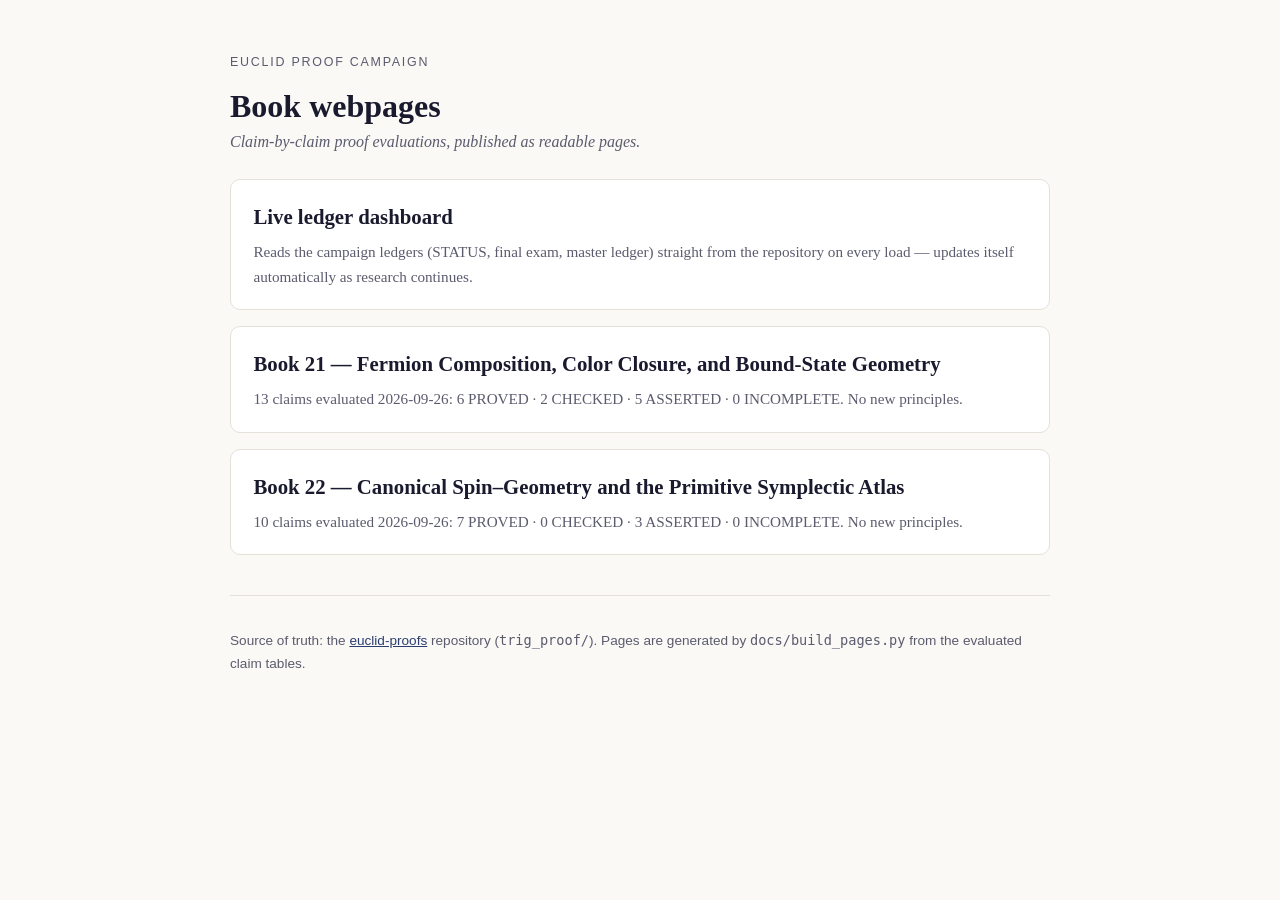
<file: docs/index.html>
<!DOCTYPE html>
<html lang="en">
<head>
<meta charset="utf-8">
<meta name="viewport" content="width=device-width, initial-scale=1">
<title>Euclid Proof Campaign — Book webpages</title>
<link rel="stylesheet" href="style.css">
</head>
<body>
<div class="wrap">
<p class="eyebrow">Euclid Proof Campaign</p>
<h1>Book webpages</h1>
<p class="sub">Claim-by-claim proof evaluations, published as readable pages.</p>
<a class="booklink" href="ledger/">
<h2>Live ledger dashboard</h2>
<p>Reads the campaign ledgers (STATUS, final exam, master ledger) straight from the repository on every load — updates itself automatically as research continues.</p>
</a>
<a class="booklink" href="book21/">
<h2>Book 21 — Fermion Composition, Color Closure, and Bound-State Geometry</h2>
<p>13 claims evaluated 2026-09-26: 6 PROVED · 2 CHECKED · 5 ASSERTED · 0 INCOMPLETE. No new principles.</p>
</a>
<a class="booklink" href="book22/">
<h2>Book 22 — Canonical Spin–Geometry and the Primitive Symplectic Atlas</h2>
<p>10 claims evaluated 2026-09-26: 7 PROVED · 0 CHECKED · 3 ASSERTED · 0 INCOMPLETE. No new principles.</p>
</a>
<footer>
<p>Source of truth: the <a href="https://github.com/cosbykit-afk/euclid-proofs">euclid-proofs</a>
repository (<code>trig_proof/</code>). Pages are generated by
<code>docs/build_pages.py</code> from the evaluated claim tables.</p>
</footer>
</div>
</body>
</html>
</file>
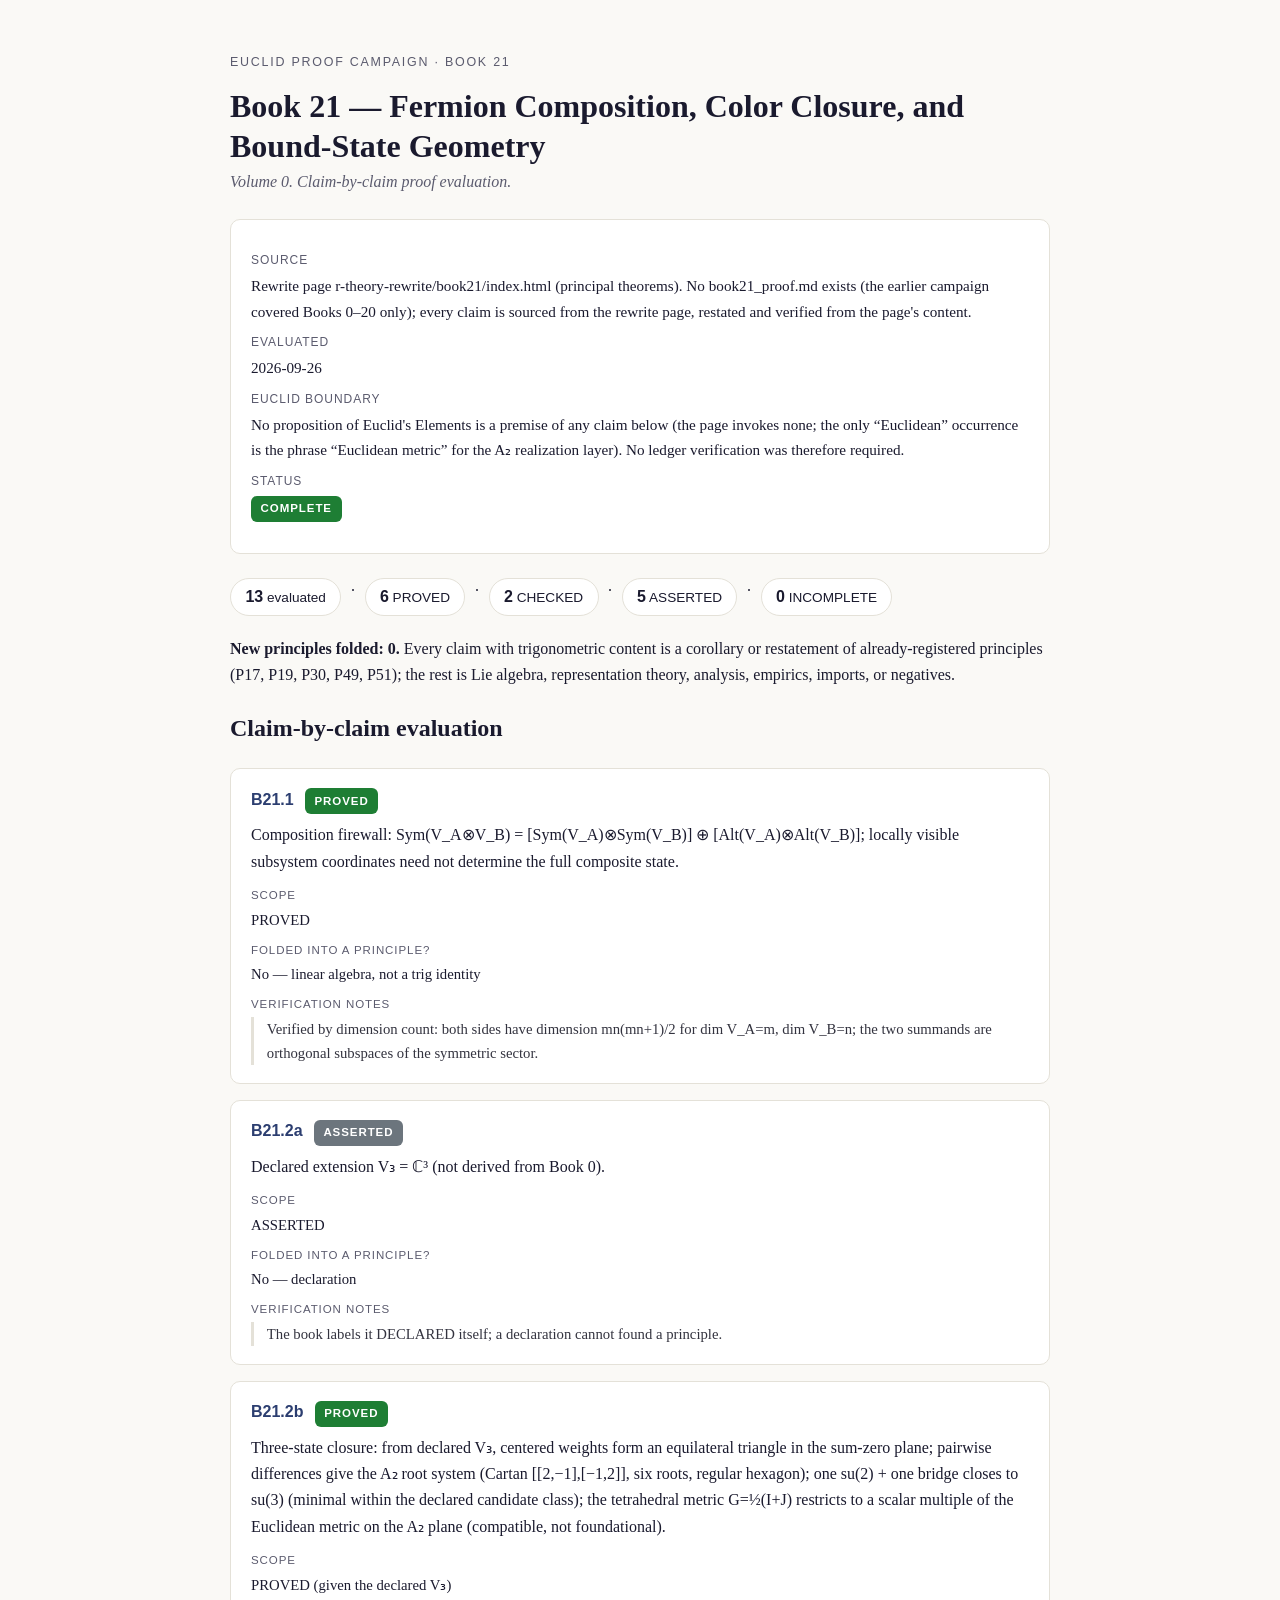
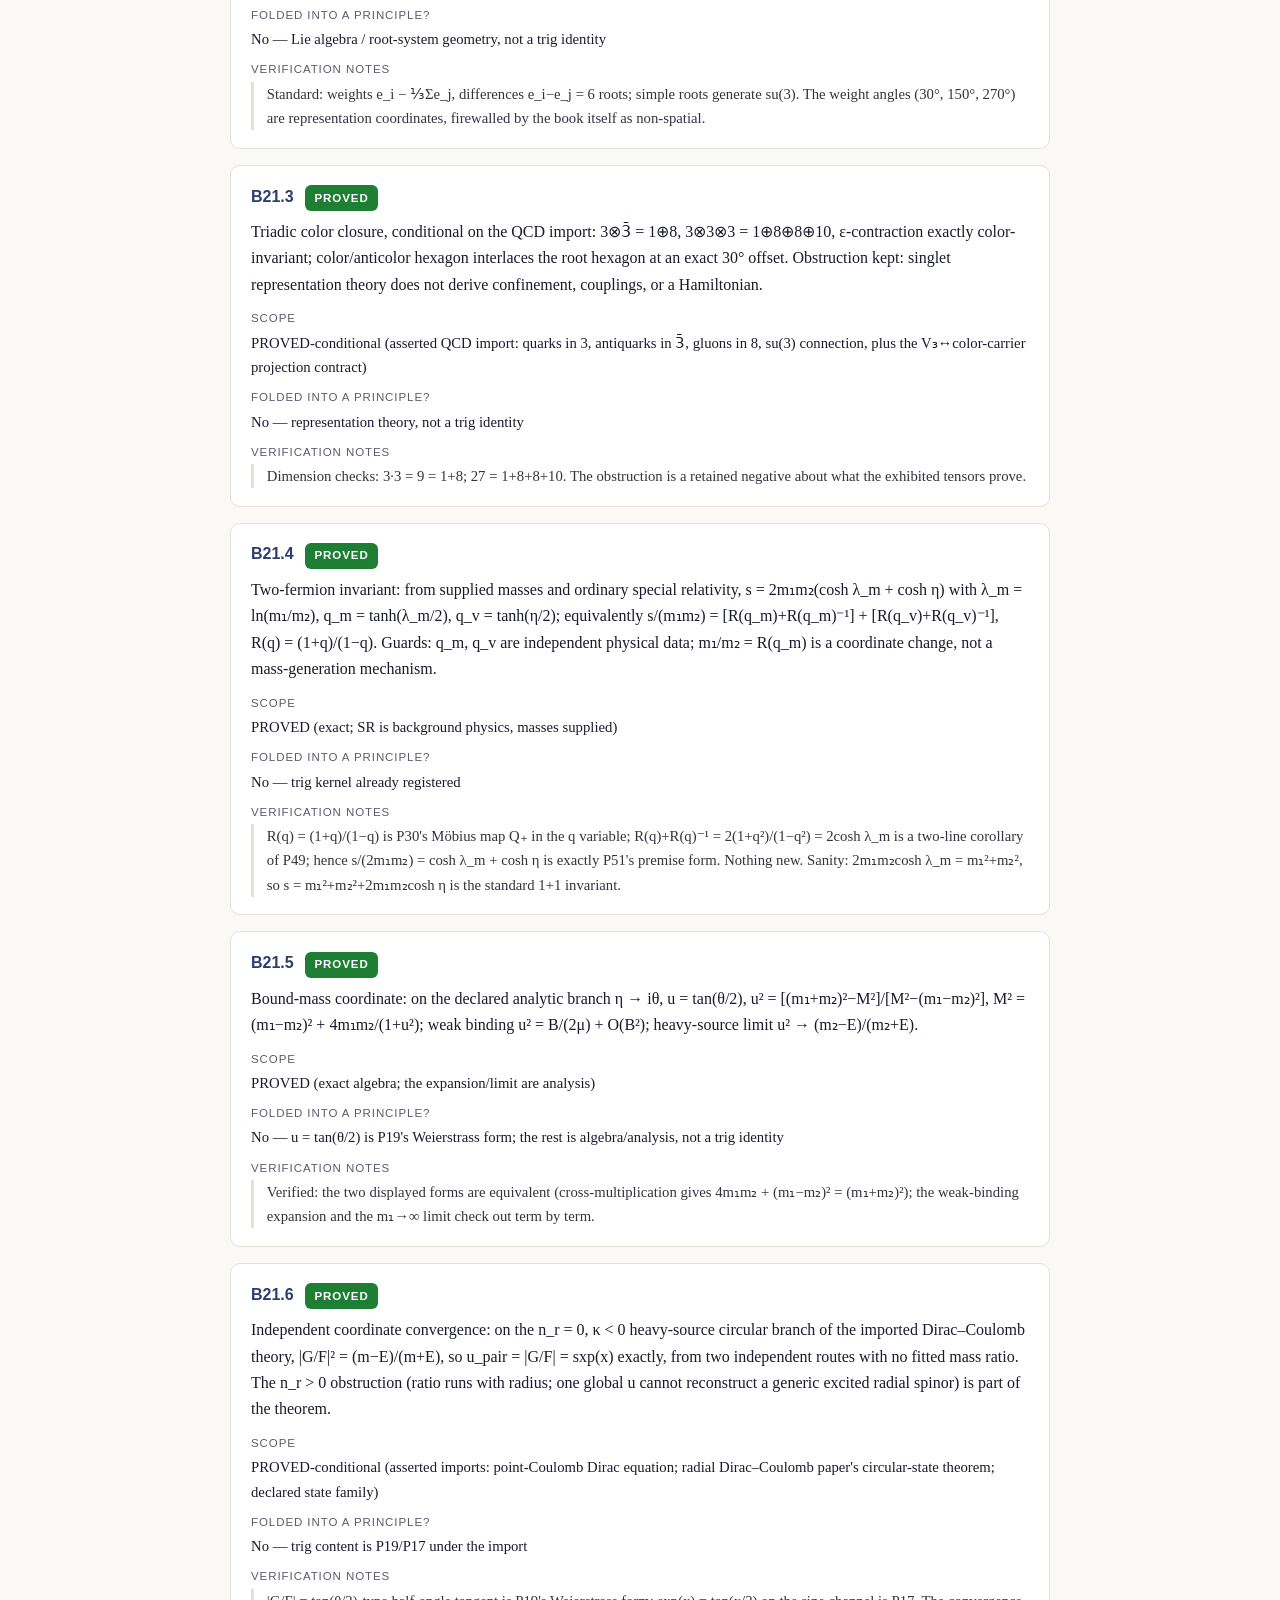
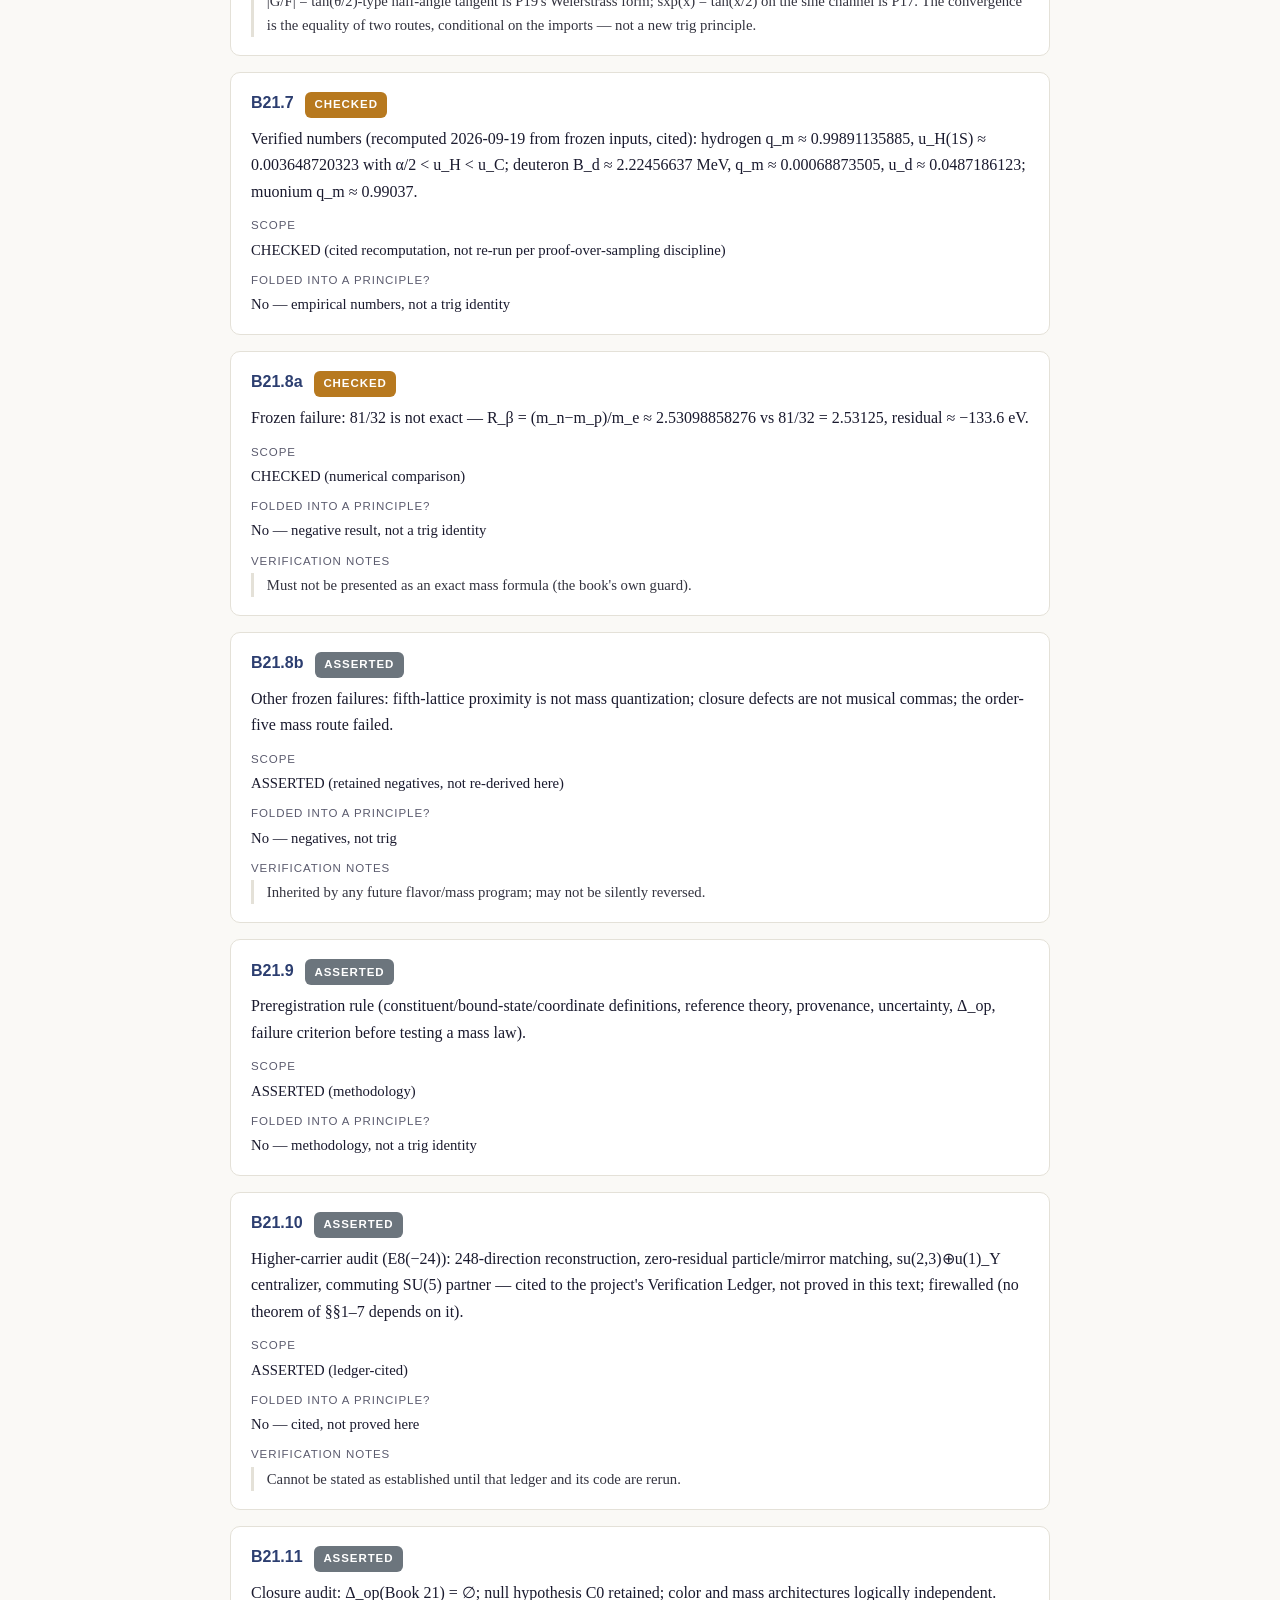
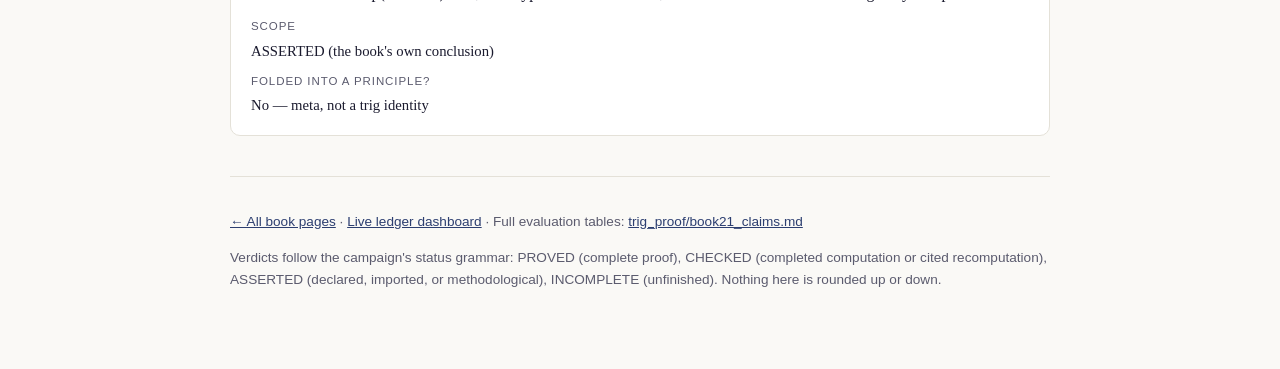
<file: docs/book21/index.html>
<!DOCTYPE html>
<html lang="en">
<head>
<meta charset="utf-8">
<meta name="viewport" content="width=device-width, initial-scale=1">
<title>Book 21 — Fermion Composition, Color Closure, and Bound-State Geometry — Euclid Proof Campaign</title>
<link rel="stylesheet" href="../style.css">
</head>
<body>
<div class="wrap">
<p class="eyebrow">Euclid Proof Campaign · Book 21</p>
<h1>Book 21 — Fermion Composition, Color Closure, and Bound-State Geometry</h1>
<p class="sub">Volume 0. Claim-by-claim proof evaluation.</p>

<div class="meta">
<dl>
<dt>Source</dt><dd>Rewrite page r-theory-rewrite/book21/index.html (principal theorems). No book21_proof.md exists (the earlier campaign covered Books 0–20 only); every claim is sourced from the rewrite page, restated and verified from the page&#x27;s content.</dd>
<dt>Evaluated</dt><dd>2026-09-26</dd>
<dt>Euclid boundary</dt><dd>No proposition of Euclid&#x27;s Elements is a premise of any claim below (the page invokes none; the only “Euclidean” occurrence is the phrase “Euclidean metric” for the A₂ realization layer). No ledger verification was therefore required.</dd>
<dt>Status</dt><dd><span class="badge proved">complete</span></dd>
</dl>
</div>

<div class="counts"><span class="count"><b>13</b> evaluated</span> · <span class="count"><b>6</b> PROVED</span> · <span class="count"><b>2</b> CHECKED</span> · <span class="count"><b>5</b> ASSERTED</span> · <span class="count"><b>0</b> INCOMPLETE</span></div>

<p><strong>New principles folded: 0.</strong> Every claim with trigonometric content is a corollary or restatement of already-registered principles (P17, P19, P30, P49, P51); the rest is Lie algebra, representation theory, analysis, empirics, imports, or negatives.</p>


<h2>Claim-by-claim evaluation</h2>
<article class="claim">
<div class="claim-head"><span class="claim-id">B21.1</span><span class="badge proved">PROVED</span></div>
<p class="claim-text">Composition firewall: Sym(V_A⊗V_B) = [Sym(V_A)⊗Sym(V_B)] ⊕ [Alt(V_A)⊗Alt(V_B)]; locally visible subsystem coordinates need not determine the full composite state.</p>
<dl>
<dt>Scope</dt><dd>PROVED</dd>
<dt>Folded into a principle?</dt><dd>No — linear algebra, not a trig identity</dd>
<dt>Verification notes</dt><dd class="note">Verified by dimension count: both sides have dimension mn(mn+1)/2 for dim V_A=m, dim V_B=n; the two summands are orthogonal subspaces of the symmetric sector.</dd>
</dl>
</article>
<article class="claim">
<div class="claim-head"><span class="claim-id">B21.2a</span><span class="badge asserted">ASSERTED</span></div>
<p class="claim-text">Declared extension V₃ = ℂ³ (not derived from Book 0).</p>
<dl>
<dt>Scope</dt><dd>ASSERTED</dd>
<dt>Folded into a principle?</dt><dd>No — declaration</dd>
<dt>Verification notes</dt><dd class="note">The book labels it DECLARED itself; a declaration cannot found a principle.</dd>
</dl>
</article>
<article class="claim">
<div class="claim-head"><span class="claim-id">B21.2b</span><span class="badge proved">PROVED</span></div>
<p class="claim-text">Three-state closure: from declared V₃, centered weights form an equilateral triangle in the sum-zero plane; pairwise differences give the A₂ root system (Cartan [[2,−1],[−1,2]], six roots, regular hexagon); one su(2) + one bridge closes to su(3) (minimal within the declared candidate class); the tetrahedral metric G=½(I+J) restricts to a scalar multiple of the Euclidean metric on the A₂ plane (compatible, not foundational).</p>
<dl>
<dt>Scope</dt><dd>PROVED (given the declared V₃)</dd>
<dt>Folded into a principle?</dt><dd>No — Lie algebra / root-system geometry, not a trig identity</dd>
<dt>Verification notes</dt><dd class="note">Standard: weights e_i − ⅓Σe_j, differences e_i−e_j = 6 roots; simple roots generate su(3). The weight angles (30°, 150°, 270°) are representation coordinates, firewalled by the book itself as non-spatial.</dd>
</dl>
</article>
<article class="claim">
<div class="claim-head"><span class="claim-id">B21.3</span><span class="badge proved">PROVED</span></div>
<p class="claim-text">Triadic color closure, conditional on the QCD import: 3⊗3̄ = 1⊕8, 3⊗3⊗3 = 1⊕8⊕8⊕10, ε-contraction exactly color-invariant; color/anticolor hexagon interlaces the root hexagon at an exact 30° offset. Obstruction kept: singlet representation theory does not derive confinement, couplings, or a Hamiltonian.</p>
<dl>
<dt>Scope</dt><dd>PROVED-conditional (asserted QCD import: quarks in 3, antiquarks in 3̄, gluons in 8, su(3) connection, plus the V₃↔color-carrier projection contract)</dd>
<dt>Folded into a principle?</dt><dd>No — representation theory, not a trig identity</dd>
<dt>Verification notes</dt><dd class="note">Dimension checks: 3·3 = 9 = 1+8; 27 = 1+8+8+10. The obstruction is a retained negative about what the exhibited tensors prove.</dd>
</dl>
</article>
<article class="claim">
<div class="claim-head"><span class="claim-id">B21.4</span><span class="badge proved">PROVED</span></div>
<p class="claim-text">Two-fermion invariant: from supplied masses and ordinary special relativity, s = 2m₁m₂(cosh λ_m + cosh η) with λ_m = ln(m₁/m₂), q_m = tanh(λ_m/2), q_v = tanh(η/2); equivalently s/(m₁m₂) = [R(q_m)+R(q_m)⁻¹] + [R(q_v)+R(q_v)⁻¹], R(q) = (1+q)/(1−q). Guards: q_m, q_v are independent physical data; m₁/m₂ = R(q_m) is a coordinate change, not a mass-generation mechanism.</p>
<dl>
<dt>Scope</dt><dd>PROVED (exact; SR is background physics, masses supplied)</dd>
<dt>Folded into a principle?</dt><dd>No — trig kernel already registered</dd>
<dt>Verification notes</dt><dd class="note">R(q) = (1+q)/(1−q) is P30&#x27;s Möbius map Q₊ in the q variable; R(q)+R(q)⁻¹ = 2(1+q²)/(1−q²) = 2cosh λ_m is a two-line corollary of P49; hence s/(2m₁m₂) = cosh λ_m + cosh η is exactly P51&#x27;s premise form. Nothing new. Sanity: 2m₁m₂cosh λ_m = m₁²+m₂², so s = m₁²+m₂²+2m₁m₂cosh η is the standard 1+1 invariant.</dd>
</dl>
</article>
<article class="claim">
<div class="claim-head"><span class="claim-id">B21.5</span><span class="badge proved">PROVED</span></div>
<p class="claim-text">Bound-mass coordinate: on the declared analytic branch η → iθ, u = tan(θ/2), u² = [(m₁+m₂)²−M²]/[M²−(m₁−m₂)²], M² = (m₁−m₂)² + 4m₁m₂/(1+u²); weak binding u² = B/(2μ) + O(B²); heavy-source limit u² → (m₂−E)/(m₂+E).</p>
<dl>
<dt>Scope</dt><dd>PROVED (exact algebra; the expansion/limit are analysis)</dd>
<dt>Folded into a principle?</dt><dd>No — u = tan(θ/2) is P19&#x27;s Weierstrass form; the rest is algebra/analysis, not a trig identity</dd>
<dt>Verification notes</dt><dd class="note">Verified: the two displayed forms are equivalent (cross-multiplication gives 4m₁m₂ + (m₁−m₂)² = (m₁+m₂)²); the weak-binding expansion and the m₁→∞ limit check out term by term.</dd>
</dl>
</article>
<article class="claim">
<div class="claim-head"><span class="claim-id">B21.6</span><span class="badge proved">PROVED</span></div>
<p class="claim-text">Independent coordinate convergence: on the n_r = 0, κ &lt; 0 heavy-source circular branch of the imported Dirac–Coulomb theory, |G/F|² = (m−E)/(m+E), so u_pair = |G/F| = sxp(x) exactly, from two independent routes with no fitted mass ratio. The n_r &gt; 0 obstruction (ratio runs with radius; one global u cannot reconstruct a generic excited radial spinor) is part of the theorem.</p>
<dl>
<dt>Scope</dt><dd>PROVED-conditional (asserted imports: point-Coulomb Dirac equation; radial Dirac–Coulomb paper&#x27;s circular-state theorem; declared state family)</dd>
<dt>Folded into a principle?</dt><dd>No — trig content is P19/P17 under the import</dd>
<dt>Verification notes</dt><dd class="note">|G/F| = tan(θ/2)-type half-angle tangent is P19&#x27;s Weierstrass form; sxp(x) = tan(x/2) on the sine channel is P17. The convergence is the equality of two routes, conditional on the imports — not a new trig principle.</dd>
</dl>
</article>
<article class="claim">
<div class="claim-head"><span class="claim-id">B21.7</span><span class="badge checked">CHECKED</span></div>
<p class="claim-text">Verified numbers (recomputed 2026-09-19 from frozen inputs, cited): hydrogen q_m ≈ 0.99891135885, u_H(1S) ≈ 0.003648720323 with α/2 &lt; u_H &lt; u_C; deuteron B_d ≈ 2.22456637 MeV, q_m ≈ 0.00068873505, u_d ≈ 0.0487186123; muonium q_m ≈ 0.99037.</p>
<dl>
<dt>Scope</dt><dd>CHECKED (cited recomputation, not re-run per proof-over-sampling discipline)</dd>
<dt>Folded into a principle?</dt><dd>No — empirical numbers, not a trig identity</dd>
</dl>
</article>
<article class="claim">
<div class="claim-head"><span class="claim-id">B21.8a</span><span class="badge checked">CHECKED</span></div>
<p class="claim-text">Frozen failure: 81/32 is not exact — R_β = (m_n−m_p)/m_e ≈ 2.53098858276 vs 81/32 = 2.53125, residual ≈ −133.6 eV.</p>
<dl>
<dt>Scope</dt><dd>CHECKED (numerical comparison)</dd>
<dt>Folded into a principle?</dt><dd>No — negative result, not a trig identity</dd>
<dt>Verification notes</dt><dd class="note">Must not be presented as an exact mass formula (the book&#x27;s own guard).</dd>
</dl>
</article>
<article class="claim">
<div class="claim-head"><span class="claim-id">B21.8b</span><span class="badge asserted">ASSERTED</span></div>
<p class="claim-text">Other frozen failures: fifth-lattice proximity is not mass quantization; closure defects are not musical commas; the order-five mass route failed.</p>
<dl>
<dt>Scope</dt><dd>ASSERTED (retained negatives, not re-derived here)</dd>
<dt>Folded into a principle?</dt><dd>No — negatives, not trig</dd>
<dt>Verification notes</dt><dd class="note">Inherited by any future flavor/mass program; may not be silently reversed.</dd>
</dl>
</article>
<article class="claim">
<div class="claim-head"><span class="claim-id">B21.9</span><span class="badge asserted">ASSERTED</span></div>
<p class="claim-text">Preregistration rule (constituent/bound-state/coordinate definitions, reference theory, provenance, uncertainty, Δ_op, failure criterion before testing a mass law).</p>
<dl>
<dt>Scope</dt><dd>ASSERTED (methodology)</dd>
<dt>Folded into a principle?</dt><dd>No — methodology, not a trig identity</dd>
</dl>
</article>
<article class="claim">
<div class="claim-head"><span class="claim-id">B21.10</span><span class="badge asserted">ASSERTED</span></div>
<p class="claim-text">Higher-carrier audit (E8(−24)): 248-direction reconstruction, zero-residual particle/mirror matching, su(2,3)⊕u(1)_Y centralizer, commuting SU(5) partner — cited to the project&#x27;s Verification Ledger, not proved in this text; firewalled (no theorem of §§1–7 depends on it).</p>
<dl>
<dt>Scope</dt><dd>ASSERTED (ledger-cited)</dd>
<dt>Folded into a principle?</dt><dd>No — cited, not proved here</dd>
<dt>Verification notes</dt><dd class="note">Cannot be stated as established until that ledger and its code are rerun.</dd>
</dl>
</article>
<article class="claim">
<div class="claim-head"><span class="claim-id">B21.11</span><span class="badge asserted">ASSERTED</span></div>
<p class="claim-text">Closure audit: Δ_op(Book 21) = ∅; null hypothesis C0 retained; color and mass architectures logically independent.</p>
<dl>
<dt>Scope</dt><dd>ASSERTED (the book&#x27;s own conclusion)</dd>
<dt>Folded into a principle?</dt><dd>No — meta, not a trig identity</dd>
</dl>
</article>

<footer>
<p><a href="../index.html">← All book pages</a> · <a href="../ledger/">Live ledger dashboard</a> · Full evaluation tables:
<a href="https://github.com/cosbykit-afk/euclid-proofs/blob/master/trig_proof/book21_claims.md">trig_proof/book21_claims.md</a></p>
<p>Verdicts follow the campaign's status grammar: PROVED (complete proof),
CHECKED (completed computation or cited recomputation), ASSERTED (declared,
imported, or methodological), INCOMPLETE (unfinished). Nothing here is rounded
up or down.</p>
</footer>
</div>
</body>
</html>
</file>
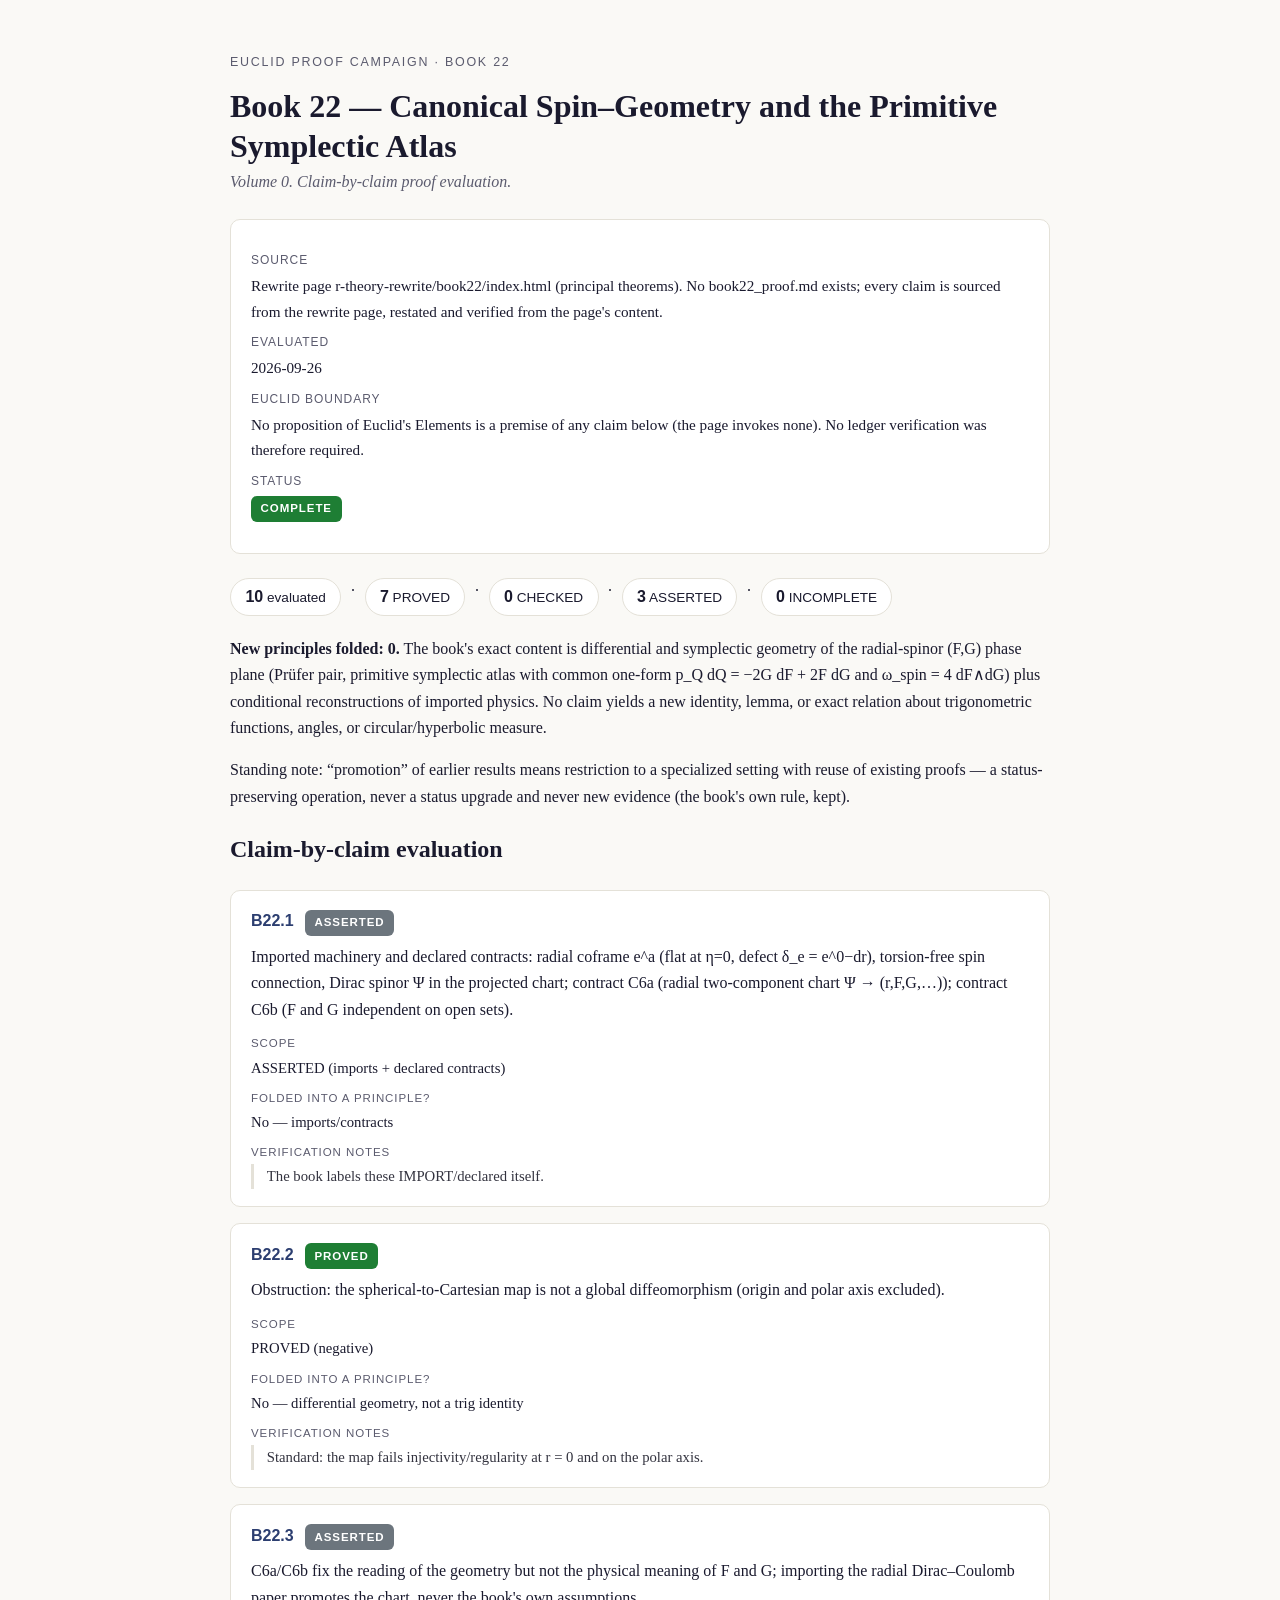
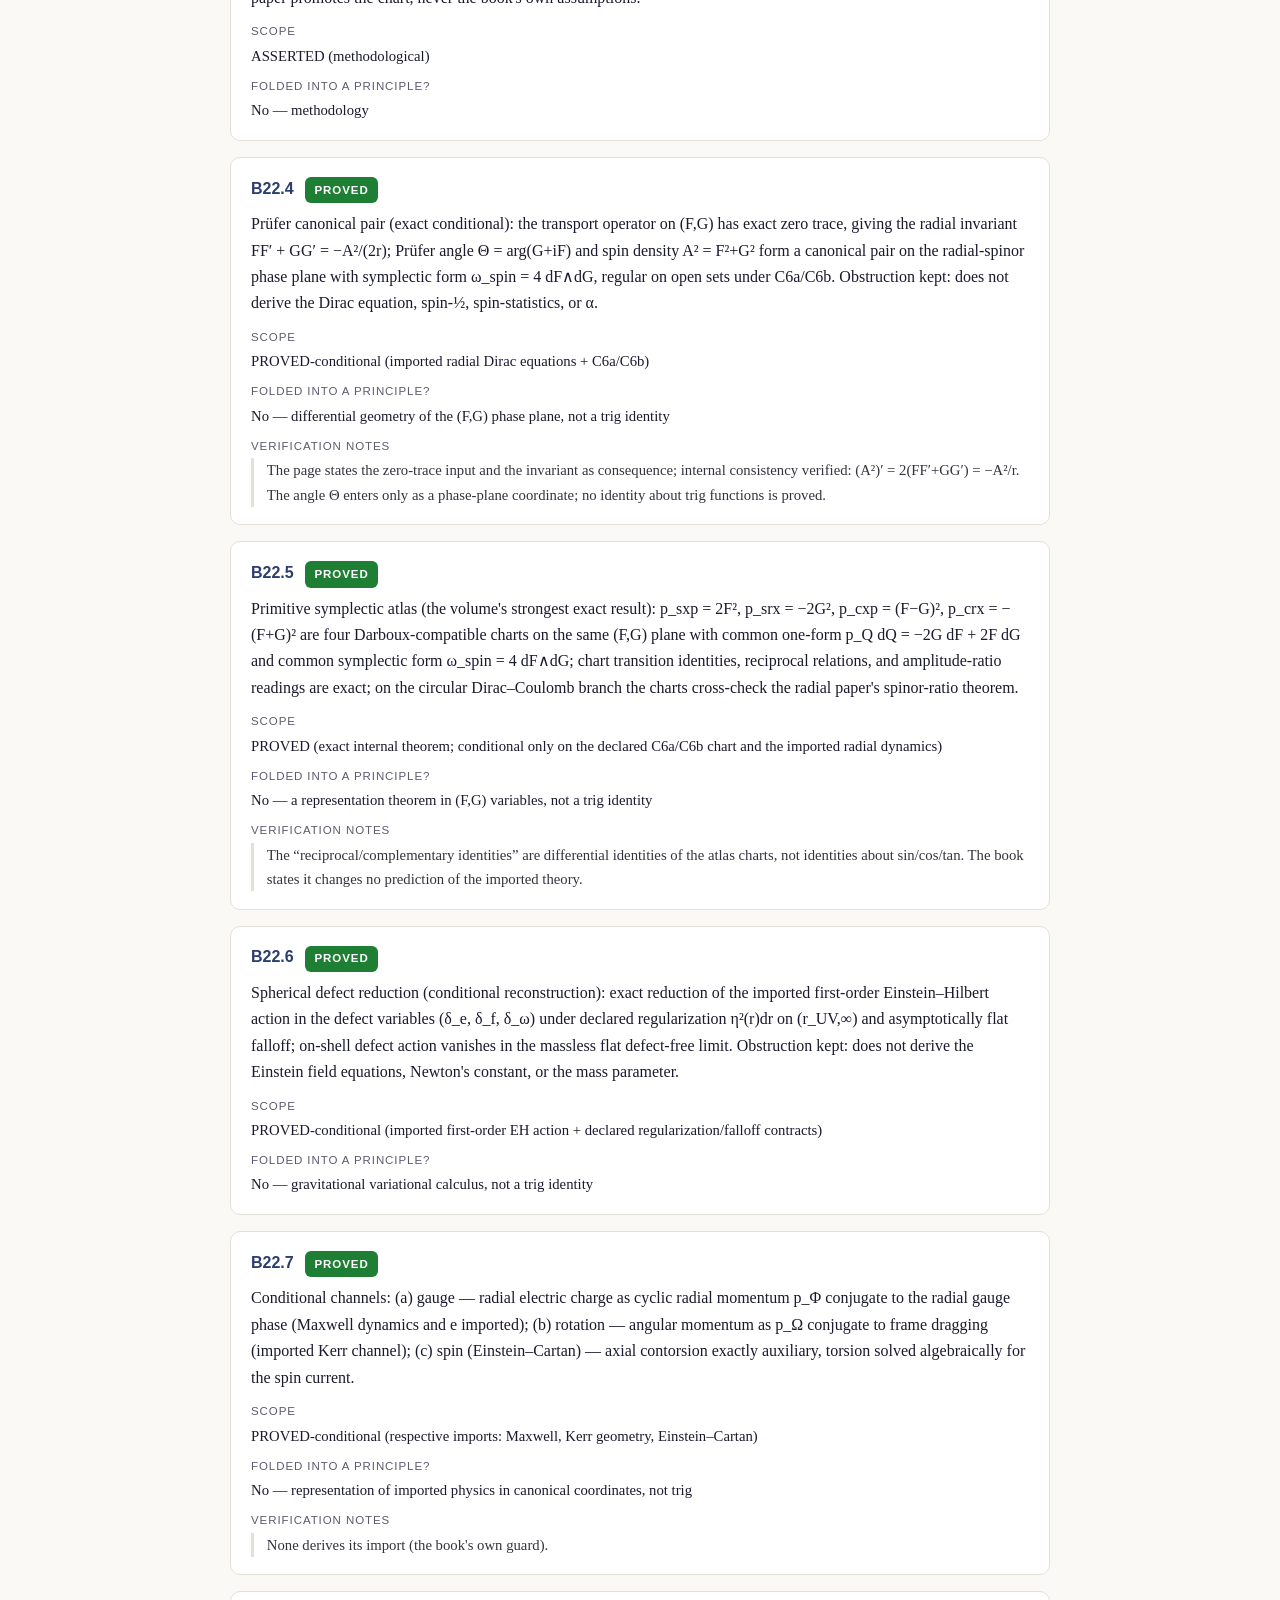
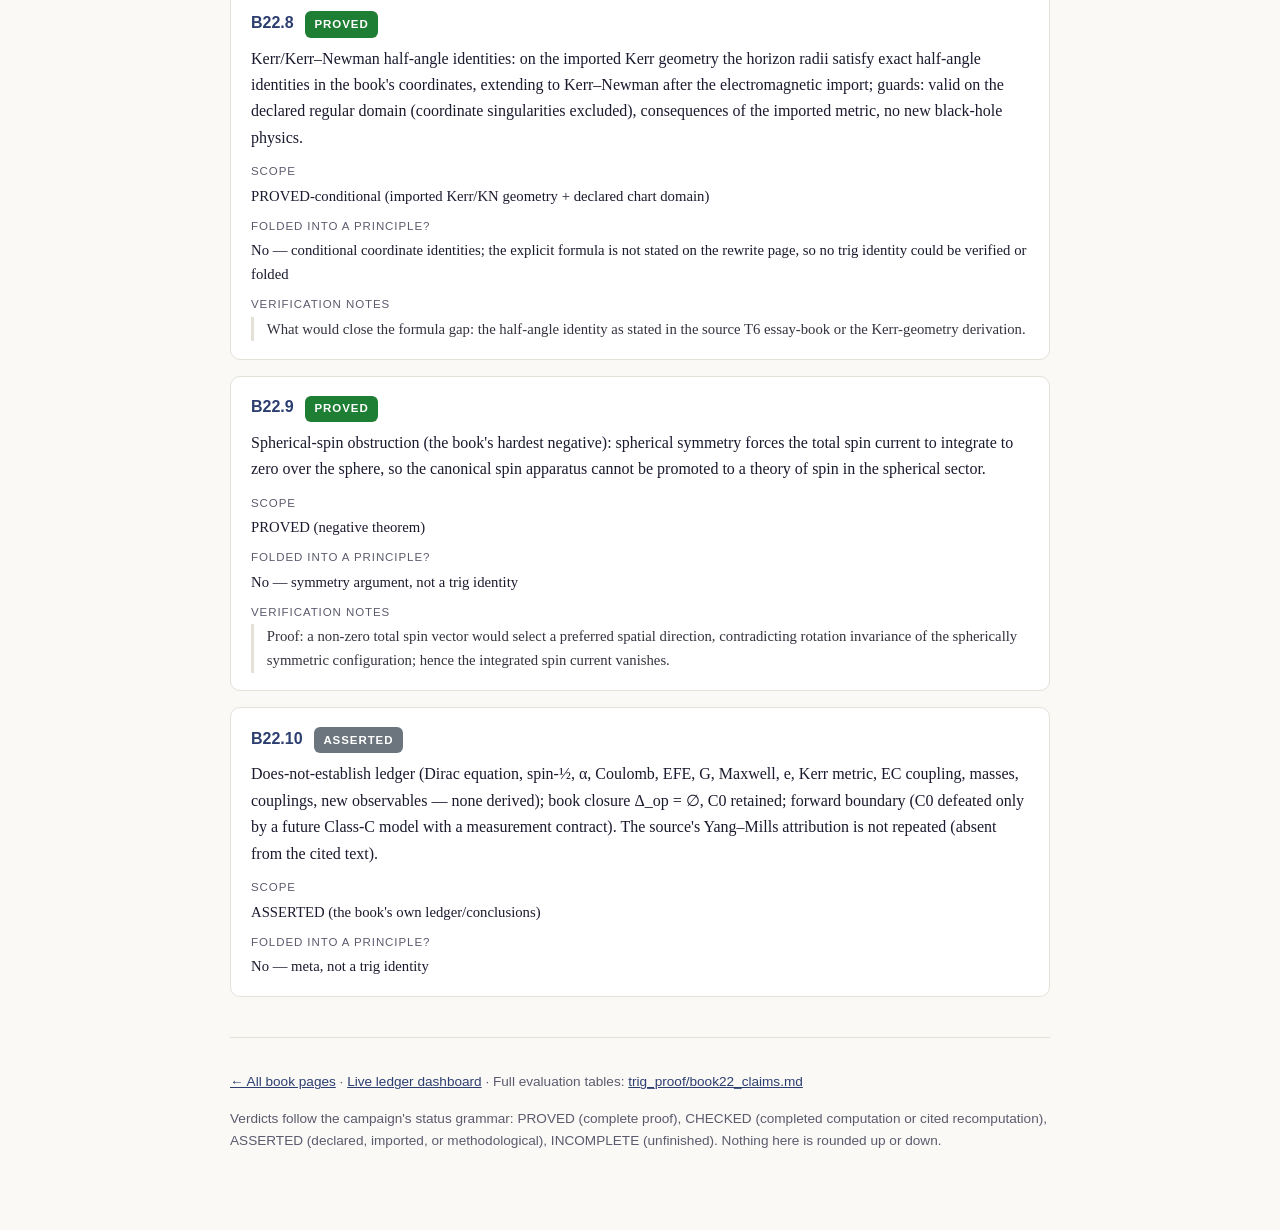
<file: docs/book22/index.html>
<!DOCTYPE html>
<html lang="en">
<head>
<meta charset="utf-8">
<meta name="viewport" content="width=device-width, initial-scale=1">
<title>Book 22 — Canonical Spin–Geometry and the Primitive Symplectic Atlas — Euclid Proof Campaign</title>
<link rel="stylesheet" href="../style.css">
</head>
<body>
<div class="wrap">
<p class="eyebrow">Euclid Proof Campaign · Book 22</p>
<h1>Book 22 — Canonical Spin–Geometry and the Primitive Symplectic Atlas</h1>
<p class="sub">Volume 0. Claim-by-claim proof evaluation.</p>

<div class="meta">
<dl>
<dt>Source</dt><dd>Rewrite page r-theory-rewrite/book22/index.html (principal theorems). No book22_proof.md exists; every claim is sourced from the rewrite page, restated and verified from the page&#x27;s content.</dd>
<dt>Evaluated</dt><dd>2026-09-26</dd>
<dt>Euclid boundary</dt><dd>No proposition of Euclid&#x27;s Elements is a premise of any claim below (the page invokes none). No ledger verification was therefore required.</dd>
<dt>Status</dt><dd><span class="badge proved">complete</span></dd>
</dl>
</div>

<div class="counts"><span class="count"><b>10</b> evaluated</span> · <span class="count"><b>7</b> PROVED</span> · <span class="count"><b>0</b> CHECKED</span> · <span class="count"><b>3</b> ASSERTED</span> · <span class="count"><b>0</b> INCOMPLETE</span></div>

<p><strong>New principles folded: 0.</strong> The book&#x27;s exact content is differential and symplectic geometry of the radial-spinor (F,G) phase plane (Prüfer pair, primitive symplectic atlas with common one-form p_Q dQ = −2G dF + 2F dG and ω_spin = 4 dF∧dG) plus conditional reconstructions of imported physics. No claim yields a new identity, lemma, or exact relation about trigonometric functions, angles, or circular/hyperbolic measure.</p>
<p>Standing note: “promotion” of earlier results means restriction to a specialized setting with reuse of existing proofs — a status-preserving operation, never a status upgrade and never new evidence (the book&#x27;s own rule, kept). </p>

<h2>Claim-by-claim evaluation</h2>
<article class="claim">
<div class="claim-head"><span class="claim-id">B22.1</span><span class="badge asserted">ASSERTED</span></div>
<p class="claim-text">Imported machinery and declared contracts: radial coframe e^a (flat at η=0, defect δ_e = e^0−dr), torsion-free spin connection, Dirac spinor Ψ in the projected chart; contract C6a (radial two-component chart Ψ → (r,F,G,…)); contract C6b (F and G independent on open sets).</p>
<dl>
<dt>Scope</dt><dd>ASSERTED (imports + declared contracts)</dd>
<dt>Folded into a principle?</dt><dd>No — imports/contracts</dd>
<dt>Verification notes</dt><dd class="note">The book labels these IMPORT/declared itself.</dd>
</dl>
</article>
<article class="claim">
<div class="claim-head"><span class="claim-id">B22.2</span><span class="badge proved">PROVED</span></div>
<p class="claim-text">Obstruction: the spherical-to-Cartesian map is not a global diffeomorphism (origin and polar axis excluded).</p>
<dl>
<dt>Scope</dt><dd>PROVED (negative)</dd>
<dt>Folded into a principle?</dt><dd>No — differential geometry, not a trig identity</dd>
<dt>Verification notes</dt><dd class="note">Standard: the map fails injectivity/regularity at r = 0 and on the polar axis.</dd>
</dl>
</article>
<article class="claim">
<div class="claim-head"><span class="claim-id">B22.3</span><span class="badge asserted">ASSERTED</span></div>
<p class="claim-text">C6a/C6b fix the reading of the geometry but not the physical meaning of F and G; importing the radial Dirac–Coulomb paper promotes the chart, never the book&#x27;s own assumptions.</p>
<dl>
<dt>Scope</dt><dd>ASSERTED (methodological)</dd>
<dt>Folded into a principle?</dt><dd>No — methodology</dd>
</dl>
</article>
<article class="claim">
<div class="claim-head"><span class="claim-id">B22.4</span><span class="badge proved">PROVED</span></div>
<p class="claim-text">Prüfer canonical pair (exact conditional): the transport operator on (F,G) has exact zero trace, giving the radial invariant FF′ + GG′ = −A²/(2r); Prüfer angle Θ = arg(G+iF) and spin density A² = F²+G² form a canonical pair on the radial-spinor phase plane with symplectic form ω_spin = 4 dF∧dG, regular on open sets under C6a/C6b. Obstruction kept: does not derive the Dirac equation, spin-½, spin-statistics, or α.</p>
<dl>
<dt>Scope</dt><dd>PROVED-conditional (imported radial Dirac equations + C6a/C6b)</dd>
<dt>Folded into a principle?</dt><dd>No — differential geometry of the (F,G) phase plane, not a trig identity</dd>
<dt>Verification notes</dt><dd class="note">The page states the zero-trace input and the invariant as consequence; internal consistency verified: (A²)′ = 2(FF′+GG′) = −A²/r. The angle Θ enters only as a phase-plane coordinate; no identity about trig functions is proved.</dd>
</dl>
</article>
<article class="claim">
<div class="claim-head"><span class="claim-id">B22.5</span><span class="badge proved">PROVED</span></div>
<p class="claim-text">Primitive symplectic atlas (the volume&#x27;s strongest exact result): p_sxp = 2F², p_srx = −2G², p_cxp = (F−G)², p_crx = −(F+G)² are four Darboux-compatible charts on the same (F,G) plane with common one-form p_Q dQ = −2G dF + 2F dG and common symplectic form ω_spin = 4 dF∧dG; chart transition identities, reciprocal relations, and amplitude-ratio readings are exact; on the circular Dirac–Coulomb branch the charts cross-check the radial paper&#x27;s spinor-ratio theorem.</p>
<dl>
<dt>Scope</dt><dd>PROVED (exact internal theorem; conditional only on the declared C6a/C6b chart and the imported radial dynamics)</dd>
<dt>Folded into a principle?</dt><dd>No — a representation theorem in (F,G) variables, not a trig identity</dd>
<dt>Verification notes</dt><dd class="note">The “reciprocal/complementary identities” are differential identities of the atlas charts, not identities about sin/cos/tan. The book states it changes no prediction of the imported theory.</dd>
</dl>
</article>
<article class="claim">
<div class="claim-head"><span class="claim-id">B22.6</span><span class="badge proved">PROVED</span></div>
<p class="claim-text">Spherical defect reduction (conditional reconstruction): exact reduction of the imported first-order Einstein–Hilbert action in the defect variables (δ_e, δ_f, δ_ω) under declared regularization η²(r)dr on (r_UV,∞) and asymptotically flat falloff; on-shell defect action vanishes in the massless flat defect-free limit. Obstruction kept: does not derive the Einstein field equations, Newton&#x27;s constant, or the mass parameter.</p>
<dl>
<dt>Scope</dt><dd>PROVED-conditional (imported first-order EH action + declared regularization/falloff contracts)</dd>
<dt>Folded into a principle?</dt><dd>No — gravitational variational calculus, not a trig identity</dd>
</dl>
</article>
<article class="claim">
<div class="claim-head"><span class="claim-id">B22.7</span><span class="badge proved">PROVED</span></div>
<p class="claim-text">Conditional channels: (a) gauge — radial electric charge as cyclic radial momentum p_Φ conjugate to the radial gauge phase (Maxwell dynamics and e imported); (b) rotation — angular momentum as p_Ω conjugate to frame dragging (imported Kerr channel); (c) spin (Einstein–Cartan) — axial contorsion exactly auxiliary, torsion solved algebraically for the spin current.</p>
<dl>
<dt>Scope</dt><dd>PROVED-conditional (respective imports: Maxwell, Kerr geometry, Einstein–Cartan)</dd>
<dt>Folded into a principle?</dt><dd>No — representation of imported physics in canonical coordinates, not trig</dd>
<dt>Verification notes</dt><dd class="note">None derives its import (the book&#x27;s own guard).</dd>
</dl>
</article>
<article class="claim">
<div class="claim-head"><span class="claim-id">B22.8</span><span class="badge proved">PROVED</span></div>
<p class="claim-text">Kerr/Kerr–Newman half-angle identities: on the imported Kerr geometry the horizon radii satisfy exact half-angle identities in the book&#x27;s coordinates, extending to Kerr–Newman after the electromagnetic import; guards: valid on the declared regular domain (coordinate singularities excluded), consequences of the imported metric, no new black-hole physics.</p>
<dl>
<dt>Scope</dt><dd>PROVED-conditional (imported Kerr/KN geometry + declared chart domain)</dd>
<dt>Folded into a principle?</dt><dd>No — conditional coordinate identities; the explicit formula is not stated on the rewrite page, so no trig identity could be verified or folded</dd>
<dt>Verification notes</dt><dd class="note">What would close the formula gap: the half-angle identity as stated in the source T6 essay-book or the Kerr-geometry derivation.</dd>
</dl>
</article>
<article class="claim">
<div class="claim-head"><span class="claim-id">B22.9</span><span class="badge proved">PROVED</span></div>
<p class="claim-text">Spherical-spin obstruction (the book&#x27;s hardest negative): spherical symmetry forces the total spin current to integrate to zero over the sphere, so the canonical spin apparatus cannot be promoted to a theory of spin in the spherical sector.</p>
<dl>
<dt>Scope</dt><dd>PROVED (negative theorem)</dd>
<dt>Folded into a principle?</dt><dd>No — symmetry argument, not a trig identity</dd>
<dt>Verification notes</dt><dd class="note">Proof: a non-zero total spin vector would select a preferred spatial direction, contradicting rotation invariance of the spherically symmetric configuration; hence the integrated spin current vanishes.</dd>
</dl>
</article>
<article class="claim">
<div class="claim-head"><span class="claim-id">B22.10</span><span class="badge asserted">ASSERTED</span></div>
<p class="claim-text">Does-not-establish ledger (Dirac equation, spin-½, α, Coulomb, EFE, G, Maxwell, e, Kerr metric, EC coupling, masses, couplings, new observables — none derived); book closure Δ_op = ∅, C0 retained; forward boundary (C0 defeated only by a future Class-C model with a measurement contract). The source&#x27;s Yang–Mills attribution is not repeated (absent from the cited text).</p>
<dl>
<dt>Scope</dt><dd>ASSERTED (the book&#x27;s own ledger/conclusions)</dd>
<dt>Folded into a principle?</dt><dd>No — meta, not a trig identity</dd>
</dl>
</article>

<footer>
<p><a href="../index.html">← All book pages</a> · <a href="../ledger/">Live ledger dashboard</a> · Full evaluation tables:
<a href="https://github.com/cosbykit-afk/euclid-proofs/blob/master/trig_proof/book22_claims.md">trig_proof/book22_claims.md</a></p>
<p>Verdicts follow the campaign's status grammar: PROVED (complete proof),
CHECKED (completed computation or cited recomputation), ASSERTED (declared,
imported, or methodological), INCOMPLETE (unfinished). Nothing here is rounded
up or down.</p>
</footer>
</div>
</body>
</html>
</file>
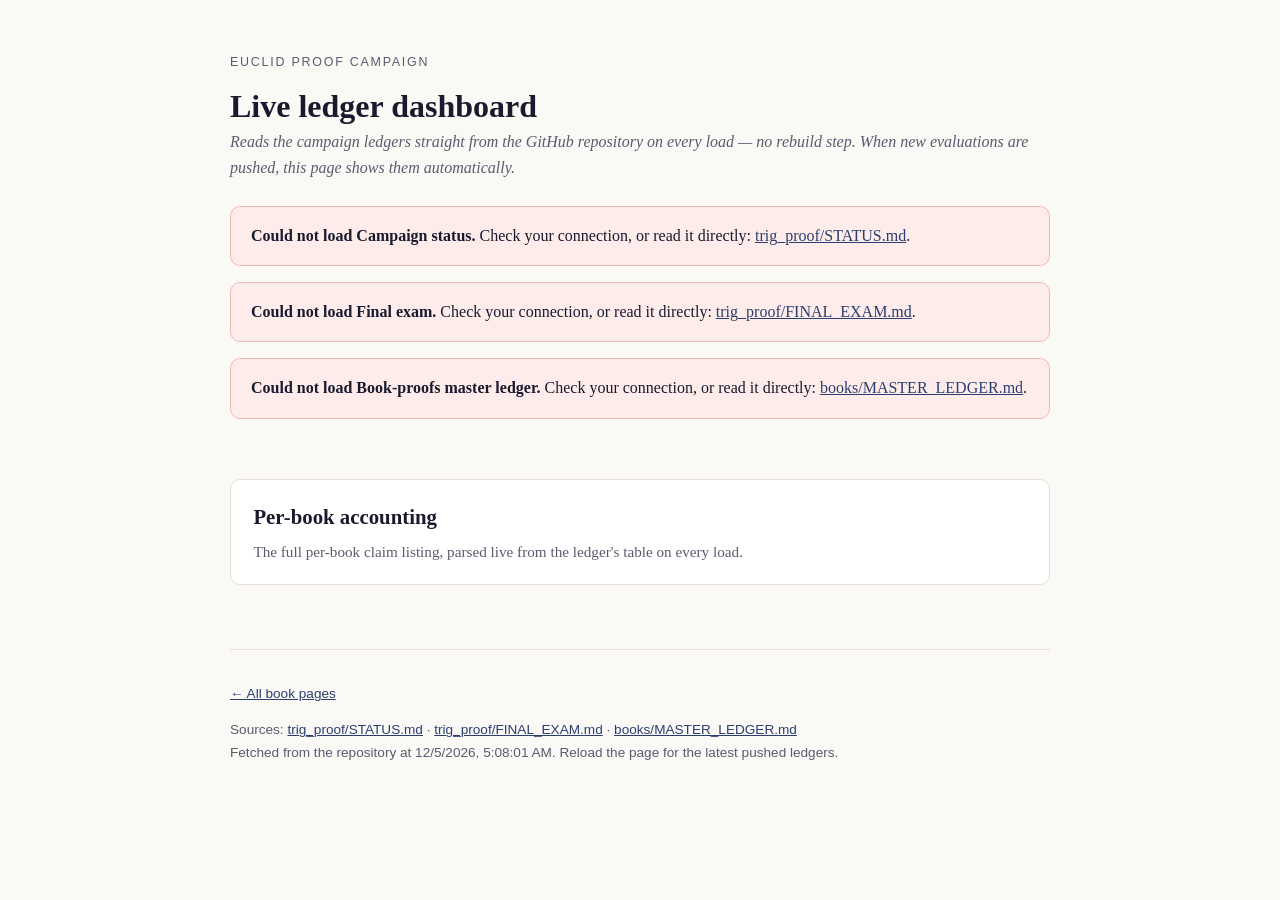
<file: docs/ledger/index.html>
<!DOCTYPE html>
<html lang="en">
<head>
<meta charset="utf-8">
<meta name="viewport" content="width=device-width, initial-scale=1">
<title>Live ledger dashboard — Euclid Proof Campaign</title>
<link rel="stylesheet" href="../style.css">
<style>
  .cards { display: grid; grid-template-columns: repeat(auto-fit, minmax(150px, 1fr)); gap: .7rem; margin: 1.25rem 0; }
  .card { background: var(--card); border: 1px solid var(--line); border-radius: 10px; padding: .9rem 1rem; text-align: center; }
  .card .num { font-size: 1.9rem; font-weight: 700; line-height: 1.2; }
  .card .lbl { font-family: -apple-system,'Segoe UI',sans-serif; font-size: .72rem; letter-spacing: .08em; text-transform: uppercase; color: var(--muted); }
  .card.proved .num { color: var(--proved); } .card.checked .num { color: var(--checked); }
  .card.asserted .num { color: var(--asserted); } .card.incomplete .num { color: var(--incomplete); }
  table.ledger { width: 100%; border-collapse: collapse; background: var(--card); font-size: .88rem; margin: 1rem 0; }
  table.ledger th, table.ledger td { border: 1px solid var(--line); padding: .4rem .55rem; text-align: right; }
  table.ledger th:first-child, table.ledger td:first-child { text-align: left; }
  table.ledger thead th { background: #f0eee7; font-family: -apple-system,'Segoe UI',sans-serif; font-size: .75rem; text-transform: uppercase; letter-spacing: .06em; }
  table.ledger tfoot td { font-weight: 700; background: #f0eee7; }
  .tabs { display: flex; gap: .5rem; flex-wrap: wrap; margin: 1.5rem 0 .5rem; }
  .tab { font-family: -apple-system,'Segoe UI',sans-serif; font-size: .85rem; border: 1px solid var(--line); background: var(--card); border-radius: 999px; padding: .45rem 1.1rem; cursor: pointer; color: var(--ink); }
  .tab.active { background: var(--accent); border-color: var(--accent); color: #fff; }
  .tab .upd { opacity: .65; font-size: .75rem; display: block; }
  .tab.active .upd { opacity: .8; }
  .md h1 { font-size: 1.5rem; } .md h2 { font-size: 1.25rem; margin-top: 1.8rem; } .md h3 { font-size: 1.1rem; }
  .md table { width: 100%; border-collapse: collapse; background: var(--card); font-size: .85rem; margin: 1rem 0; display: block; overflow-x: auto; }
  .md th, .md td { border: 1px solid var(--line); padding: .35rem .5rem; text-align: left; }
  .md thead th { background: #f0eee7; }
  .md pre { background: #23232e; color: #e8e6df; padding: .9rem 1.1rem; border-radius: 8px; overflow-x: auto; font-size: .82rem; }
  .md code { font-family: ui-monospace, Menlo, monospace; font-size: .88em; background: #efede6; padding: .1em .35em; border-radius: 4px; }
  .md pre code { background: none; padding: 0; }
  .md blockquote { border-left: 3px solid var(--line); margin: 1rem 0; padding: .2rem 0 .2rem .9rem; color: #33333f; }
  .err { background: #fdecea; border: 1px solid #f0b9b4; border-radius: 10px; padding: 1rem 1.25rem; margin: 1rem 0; }
  .loading { color: var(--muted); font-style: italic; }
  .srcnote { font-size: .85rem; color: var(--muted); }
</style>
</head>
<body>
<div class="wrap">
<p class="eyebrow">Euclid Proof Campaign</p>
<h1>Live ledger dashboard</h1>
<p class="sub">Reads the campaign ledgers straight from the GitHub repository on every
load — no rebuild step. When new evaluations are pushed, this page shows them automatically.</p>

<div id="loadstate"><p class="loading">Loading ledgers from the repository…</p></div>
<div id="errors"></div>

<h2 id="sumhead" hidden>Campaign totals <span class="srcnote">(quoted verbatim from the ledger)</span></h2>
<div class="cards" id="cards"></div>

<h2 id="examhead" hidden>Final exam <span class="srcnote">(188 ASSERTED items adjudicated)</span></h2>
<div class="cards" id="examcards"></div>

<a class="booklink" href="books/">
<h2>Per-book accounting</h2>
<p>The full per-book claim listing, parsed live from the ledger's table on every load.</p>
</a>

<h2 id="ledgerhead" hidden>Full ledger texts <span class="srcnote">(rendered live from the repo)</span></h2>
<div class="tabs" id="tabs" hidden></div>
<div class="md" id="mdview"></div>

<footer>
<p><a href="../index.html">← All book pages</a></p>
<p class="srcnote" id="fetchinfo">Sources:
<a href="https://github.com/cosbykit-afk/euclid-proofs/blob/main/trig_proof/STATUS.md">trig_proof/STATUS.md</a> ·
<a href="https://github.com/cosbykit-afk/euclid-proofs/blob/main/trig_proof/FINAL_EXAM.md">trig_proof/FINAL_EXAM.md</a> ·
<a href="https://github.com/cosbykit-afk/euclid-proofs/blob/main/books/MASTER_LEDGER.md">books/MASTER_LEDGER.md</a><br>
<span id="fetchedat"></span></p>
</footer>
</div>

<script>
(function () {
  var RAW = 'https://raw.githubusercontent.com/cosbykit-afk/euclid-proofs/main/';
  var API = 'https://api.github.com/repos/cosbykit-afk/euclid-proofs/commits?per_page=1&path=';
  var FILES = [
    { path: 'trig_proof/STATUS.md',       label: 'Campaign status' },
    { path: 'trig_proof/FINAL_EXAM.md',    label: 'Final exam' },
    { path: 'books/MASTER_LEDGER.md',      label: 'Book-proofs master ledger' }
  ];
  var texts = {};

  function esc(s) {
    return s.replace(/&/g, '&amp;').replace(/</g, '&lt;').replace(/>/g, '&gt;');
  }

  /* --- compact markdown renderer: headings, tables, lists, quotes, code, inline --- */
  function inline(s) {
    s = esc(s);
    s = s.replace(/`([^`]+)`/g, '<code>$1</code>');
    s = s.replace(/\[([^\]]+)\]\(([^)]+)\)/g, '<a href="$2">$1</a>');
    s = s.replace(/\*\*([^*]+)\*\*/g, '<strong>$1</strong>');
    s = s.replace(/\*([^*\n]+)\*/g, '<em>$1</em>');
    return s;
  }
  function isTableSep(line) {
    return /^\|?[\s:\-|]+\|?$/.test(line) && line.indexOf('-') !== -1;
  }
  function splitRow(line) {
    var t = line.trim();
    if (t.charAt(0) === '|') t = t.slice(1);
    if (t.charAt(t.length - 1) === '|') t = t.slice(0, -1);
    return t.split('|').map(function (c) { return c.trim(); });
  }
  function renderMD(src) {
    var lines = src.split('\n'), out = [], i = 0, inCode = false, codeBuf = [];
    function flushPara(buf) {
      if (buf.length) out.push('<p>' + inline(buf.join(' ')) + '</p>');
    }
    while (i < lines.length) {
      var line = lines[i];
      if (/^```/.test(line)) {
        if (inCode) { out.push('<pre><code>' + esc(codeBuf.join('\n')) + '</code></pre>'); codeBuf = []; inCode = false; }
        else inCode = true;
        i++; continue;
      }
      if (inCode) { codeBuf.push(line); i++; continue; }
      var m;
      if ((m = line.match(/^(#{1,4})\s+(.*)/))) {
        out.push('<h' + m[1].length + '>' + inline(m[2]) + '</h' + m[1].length + '>');
        i++; continue;
      }
      if (/^\s*---+\s*$/.test(line)) { out.push('<hr>'); i++; continue; }
      if (/^\s*>\s?/.test(line)) {
        var q = [];
        while (i < lines.length && /^\s*>\s?/.test(lines[i])) { q.push(lines[i].replace(/^\s*>\s?/, '')); i++; }
        out.push('<blockquote>' + q.map(function (x) { return '<p>' + inline(x) + '</p>'; }).join('') + '</blockquote>');
        continue;
      }
      if (/^\s*([-*]|\d+\.)\s+/.test(line)) {
        var items = [], ordered = /^\s*\d+\./.test(line);
        while (i < lines.length && /^\s*([-*]|\d+\.)\s+/.test(lines[i])) {
          items.push('<li>' + inline(lines[i].replace(/^\s*([-*]|\d+\.)\s+/, '')) + '</li>'); i++;
        }
        out.push((ordered ? '<ol>' : '<ul>') + items.join('') + (ordered ? '</ol>' : '</ul>'));
        continue;
      }
      if (line.indexOf('|') !== -1 && i + 1 < lines.length && isTableSep(lines[i + 1])) {
        var head = splitRow(line), rows = [];
        i += 2;
        while (i < lines.length && lines[i].indexOf('|') !== -1 && lines[i].trim() !== '') {
          rows.push(splitRow(lines[i])); i++;
        }
        var h = '<thead><tr>' + head.map(function (c) { return '<th>' + inline(c) + '</th>'; }).join('') + '</tr></thead>';
        var b = '<tbody>' + rows.map(function (r) {
          return '<tr>' + r.map(function (c) { return '<td>' + inline(c) + '</td>'; }).join('') + '</tr>';
        }).join('') + '</tbody>';
        out.push('<table>' + h + b + '</table>');
        continue;
      }
      if (/^\s*$/.test(line)) { i++; continue; }
      var para = [];
      while (i < lines.length && !/^\s*$/.test(lines[i]) && !/^(#{1,4}\s|```|>|\s*([-*]|\d+\.)\s)/.test(lines[i])
             && !(lines[i].indexOf('|') !== -1 && i + 1 < lines.length && isTableSep(lines[i + 1]))) {
        para.push(lines[i].trim()); i++;
      }
      flushPara(para);
    }
    return out.join('\n');
  }

  function card(num, lbl, cls) {
    return '<div class="card ' + cls + '"><div class="num">' + num + '</div><div class="lbl">' + lbl + '</div></div>';
  }

  function show(id) { document.getElementById(id).hidden = false; }

  function fail(path, label) {
    var d = document.getElementById('errors');
    d.innerHTML += '<div class="err"><strong>Could not load ' + esc(label) + '.</strong> ' +
      'Check your connection, or read it directly: <a href="https://github.com/cosbykit-afk/euclid-proofs/blob/main/' +
      path + '">' + esc(path) + '</a>.</div>';
  }

  /* --- parse STATUS.md --- */
  function parseStatus(text) {
    var m = text.match(/\*\*Category totals:\*\*\s*PROVED\s+(\d+)\s*[·•]\s*CHECKED\s+(\d+)\s*[·•]\s*ASSERTED\s+(\d+)\s*[·•]\s*INCOMPLETE\s+(\d+)/);
    var totals = m ? { proved: m[1], checked: m[2], asserted: m[3], incomplete: m[4] } : null;
    var pm = text.match(/P1[–-]P61\s*=\s*\*\*(\d+)\s*principles\*\*/);
    return { totals: totals, principles: pm ? pm[1] : null };
  }

  /* --- parse FINAL_EXAM.md tally --- */
  function parseExam(text) {
    var out = {};
    var rows = {
      'PROVED (new proofs in this exam)': 'proved',
      'PERMANENT (correctly remains ASSERTED by design)': 'permanent',
      'NEEDS-INPUT (genuinely waiting on declared inputs)': 'needsinput',
      'NEEDS-DERIVATION (OUT-OF-PROPORTION; carried gaps)': 'needsderiv',
      '**Total**': 'total'
    };
    text.split('\n').forEach(function (line) {
      var r = line.match(/^\|\s*(.+?)\s*\|\s*(?:\*\*)?(\d+)/);
      if (r && rows[r[1]] !== undefined) out[rows[r[1]]] = r[2];
    });
    return out;
  }

  function renderTabs() {
    var tabs = document.getElementById('tabs'), view = document.getElementById('mdview');
    FILES.forEach(function (f, idx) {
      if (!texts[f.path]) return;
      var b = document.createElement('button');
      b.className = 'tab' + (idx === 0 ? ' active' : '');
      b.innerHTML = esc(f.label) + '<span class="upd" data-path="' + f.path + '"></span>';
      b.onclick = function () {
        Array.prototype.forEach.call(tabs.children, function (x) { x.classList.remove('active'); });
        b.classList.add('active');
        view.innerHTML = renderMD(texts[f.path]);
      };
      tabs.appendChild(b);
      if (idx === 0) view.innerHTML = renderMD(texts[f.path]);
    });
    tabs.hidden = false;
    /* last-commit dates, best effort */
    FILES.forEach(function (f) {
      fetch(API + encodeURIComponent(f.path)).then(function (r) { return r.json(); }).then(function (j) {
        if (j && j[0] && j[0].commit && j[0].commit.committer) {
          var d = new Date(j[0].commit.committer.date).toISOString().slice(0, 10);
          var el = document.querySelector('.upd[data-path="' + f.path + '"]');
          if (el) el.textContent = 'ledger updated ' + d;
        }
      }).catch(function () { /* omit silently */ });
    });
  }

  Promise.all(FILES.map(function (f) {
    return fetch(RAW + f.path).then(function (r) {
      if (!r.ok) throw new Error(r.status);
      return r.text();
    }).then(function (t) { texts[f.path] = t; })
      .catch(function () { fail(f.path, f.label); });
  })).then(function () {
    document.getElementById('loadstate').style.display = 'none';
    document.getElementById('fetchedat').textContent =
      'Fetched from the repository at ' + new Date().toLocaleString() + '. Reload the page for the latest pushed ledgers.';

    if (texts['trig_proof/STATUS.md']) {
      var s = parseStatus(texts['trig_proof/STATUS.md']);
      if (s.totals) {
        document.getElementById('cards').innerHTML =
          card(s.totals.proved, 'Proved', 'proved') +
          card(s.totals.checked, 'Checked', 'checked') +
          card(s.totals.asserted, 'Asserted', 'asserted') +
          card(s.totals.incomplete, 'Incomplete', 'incomplete') +
          (s.principles ? card(s.principles, 'Principles (P0–P61)', '') : '');
        show('sumhead');
      }
    }
    if (texts['trig_proof/FINAL_EXAM.md']) {
      var e = parseExam(texts['trig_proof/FINAL_EXAM.md']);
      if (e.total) {
        document.getElementById('examcards').innerHTML =
          card(e.proved || '–', 'Proved in exam', 'proved') +
          card(e.permanent || '–', 'Permanent asserted', 'asserted') +
          card(e.needsinput || '–', 'Needs input', 'checked') +
          card(e.needsderiv || '–', 'Needs derivation', 'incomplete') +
          card(e.total, 'Total items', '');
        show('examhead');
      }
    }
    var anyText = Object.keys(texts).length > 0;
    if (anyText) { renderTabs(); show('ledgerhead'); }
  });
})();
</script>
</body>
</html>
</file>
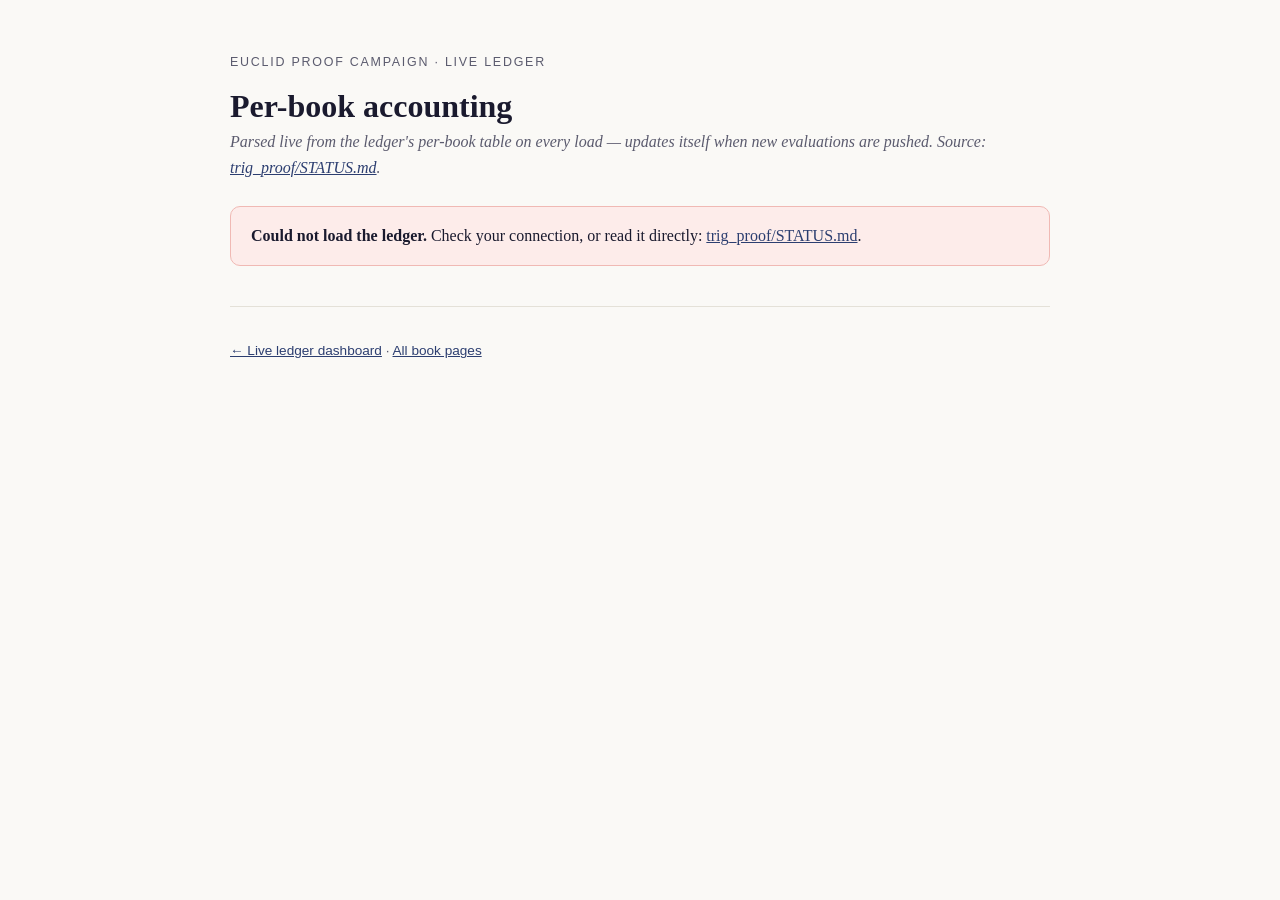
<file: docs/ledger/books/index.html>
<!DOCTYPE html>
<html lang="en">
<head>
<meta charset="utf-8">
<meta name="viewport" content="width=device-width, initial-scale=1">
<title>Per-book accounting — Euclid Proof Campaign</title>
<link rel="stylesheet" href="../../style.css">
<style>
  table.ledger { width: 100%; border-collapse: collapse; background: var(--card); font-size: .88rem; margin: 1rem 0; }
  table.ledger th, table.ledger td { border: 1px solid var(--line); padding: .4rem .55rem; text-align: right; }
  table.ledger th:first-child, table.ledger td:first-child { text-align: left; }
  table.ledger thead th { background: #f0eee7; font-family: -apple-system,'Segoe UI',sans-serif; font-size: .75rem; text-transform: uppercase; letter-spacing: .06em; }
  table.ledger tfoot td { font-weight: 700; background: #f0eee7; }
  .err { background: #fdecea; border: 1px solid #f0b9b4; border-radius: 10px; padding: 1rem 1.25rem; margin: 1rem 0; }
  .loading { color: var(--muted); font-style: italic; }
  .srcnote { font-size: .85rem; color: var(--muted); }
</style>
</head>
<body>
<div class="wrap">
<p class="eyebrow">Euclid Proof Campaign · Live ledger</p>
<h1>Per-book accounting</h1>
<p class="sub">Parsed live from the ledger's per-book table on every load — updates itself
when new evaluations are pushed. Source:
<a href="https://github.com/cosbykit-afk/euclid-proofs/blob/main/trig_proof/STATUS.md">trig_proof/STATUS.md</a>.</p>

<div id="loadstate"><p class="loading">Loading the ledger…</p></div>
<div id="errors"></div>
<div id="table"></div>

<footer>
<p><a href="../">← Live ledger dashboard</a> · <a href="../../index.html">All book pages</a></p>
<p class="srcnote" id="fetchinfo"></p>
</footer>
</div>

<script>
(function () {
  var URL = 'https://raw.githubusercontent.com/cosbykit-afk/euclid-proofs/main/trig_proof/STATUS.md';
  function esc(s) {
    return s.replace(/&/g, '&amp;').replace(/</g, '&lt;').replace(/>/g, '&gt;');
  }
  fetch(URL).then(function (r) {
    if (!r.ok) throw new Error(r.status);
    return r.text();
  }).then(function (text) {
    document.getElementById('loadstate').style.display = 'none';
    var books = [];
    text.split('\n').forEach(function (line) {
      var m = line.match(/^\|\s*(\d+)\s*\|\s*(\d+)\s*\|\s*(\d+)\s*\|\s*(\d+)\s*\|\s*(\d+)\s*\|\s*(\d+)\s*\|\s*(.*?)\s*\|$/);
      if (m) books.push({ book: m[1], ev: +m[2], p: +m[3], c: +m[4], a: +m[5], i: +m[6], np: m[7] });
    });
    if (!books.length) throw new Error('no rows parsed');
    var sums = { ev: 0, p: 0, c: 0, a: 0, i: 0 };
    var rows = books.map(function (b) {
      sums.ev += b.ev; sums.p += b.p; sums.c += b.c; sums.a += b.a; sums.i += b.i;
      return '<tr><td>Book ' + b.book + '</td><td>' + b.ev + '</td><td>' + b.p + '</td><td>' +
        b.c + '</td><td>' + b.a + '</td><td>' + b.i + '</td><td style="text-align:left">' + esc(b.np) + '</td></tr>';
    }).join('');
    document.getElementById('table').innerHTML =
      '<table class="ledger"><thead><tr><th>Book</th><th>Evaluated</th><th>Proved</th>' +
      '<th>Checked</th><th>Asserted</th><th>Incomplete</th><th>New principles</th></tr></thead><tbody>' +
      rows + '</tbody><tfoot><tr><td>Column sums (parsed)</td><td>' + sums.ev + '</td><td>' +
      sums.p + '</td><td>' + sums.c + '</td><td>' + sums.a + '</td><td>' + sums.i +
      '</td><td></td></tr></tfoot></table>' +
      '<p class="srcnote">Column sums are computed from the parsed rows. The ledger\u2019s own stated ' +
      'category totals (with its disclosed arithmetic notes) appear on the <a href="../">dashboard</a>.</p>';
    document.getElementById('fetchinfo').textContent =
      'Fetched from the repository at ' + new Date().toLocaleString() + '. Reload for the latest pushed ledger.';
  }).catch(function () {
    document.getElementById('loadstate').style.display = 'none';
    document.getElementById('errors').innerHTML =
      '<div class="err"><strong>Could not load the ledger.</strong> Check your connection, or read it directly: ' +
      '<a href="https://github.com/cosbykit-afk/euclid-proofs/blob/main/trig_proof/STATUS.md">trig_proof/STATUS.md</a>.</div>';
  });
})();
</script>
</body>
</html>
</file>
<file: docs/style.css>
:root {
  --ink: #1a1a2e; --muted: #5b5b6e; --paper: #faf9f6; --card: #ffffff;
  --line: #e4e1d8; --proved: #1e7e34; --checked: #b7791f; --asserted: #6c757d;
  --incomplete: #c0392b; --accent: #2c3e70;
}
* { box-sizing: border-box; }
body { margin: 0; background: var(--paper); color: var(--ink);
  font-family: Georgia, 'Times New Roman', serif; line-height: 1.65; }
.wrap { max-width: 860px; margin: 0 auto; padding: 2.5rem 1.25rem 4rem; }
.eyebrow { font-family: -apple-system, 'Segoe UI', sans-serif; font-size: .78rem;
  letter-spacing: .14em; text-transform: uppercase; color: var(--muted); }
h1 { font-size: 2rem; line-height: 1.25; margin: .4rem 0 .2rem; }
.sub { color: var(--muted); font-style: italic; margin: 0 0 1.5rem; }
.meta { background: var(--card); border: 1px solid var(--line); border-radius: 10px;
  padding: 1rem 1.25rem; font-size: .95rem; margin-bottom: 1.5rem; }
.meta dt { font-family: -apple-system, 'Segoe UI', sans-serif; font-size: .75rem;
  letter-spacing: .08em; text-transform: uppercase; color: var(--muted);
  margin-top: .6rem; }
.meta dt:first-child { margin-top: 0; }
.meta dd { margin: .15rem 0 0; }
.counts { display: flex; flex-wrap: wrap; gap: .6rem; margin: 1.25rem 0; }
.count { font-family: -apple-system, 'Segoe UI', sans-serif; font-size: .85rem;
  background: var(--card); border: 1px solid var(--line); border-radius: 999px;
  padding: .3rem .9rem; }
.count b { font-size: 1rem; }
.badge { display: inline-block; font-family: -apple-system, 'Segoe UI', sans-serif;
  font-size: .72rem; font-weight: 700; letter-spacing: .08em; text-transform: uppercase;
  border-radius: 6px; padding: .22rem .6rem; color: #fff; vertical-align: middle; }
.badge.proved { background: var(--proved); }
.badge.checked { background: var(--checked); }
.badge.asserted { background: var(--asserted); }
.badge.incomplete { background: var(--incomplete); }
.claim { background: var(--card); border: 1px solid var(--line); border-radius: 10px;
  padding: 1.1rem 1.25rem; margin: 0 0 1rem; }
.claim-head { display: flex; align-items: baseline; gap: .7rem; flex-wrap: wrap;
  margin-bottom: .5rem; }
.claim-id { font-family: -apple-system, 'Segoe UI', sans-serif; font-weight: 700;
  font-size: 1rem; color: var(--accent); }
.claim-text { margin: .4rem 0; }
.claim dl { margin: .7rem 0 0; font-size: .92rem; }
.claim dt { font-family: -apple-system, 'Segoe UI', sans-serif; font-size: .72rem;
  letter-spacing: .08em; text-transform: uppercase; color: var(--muted);
  margin-top: .55rem; }
.claim dd { margin: .15rem 0 0; }
.note { border-left: 3px solid var(--line); padding-left: .8rem; color: #33333f; }
footer { margin-top: 2.5rem; padding-top: 1.25rem; border-top: 1px solid var(--line);
  font-family: -apple-system, 'Segoe UI', sans-serif; font-size: .85rem; color: var(--muted); }
footer a { color: var(--accent); }
a { color: var(--accent); }
.booklink { display: block; background: var(--card); border: 1px solid var(--line);
  border-radius: 10px; padding: 1.25rem 1.4rem; margin: 0 0 1rem; text-decoration: none;
  color: var(--ink); }
.booklink:hover { border-color: var(--accent); }
.booklink h2 { margin: 0 0 .3rem; font-size: 1.3rem; }
.booklink p { margin: .2rem 0 0; color: var(--muted); font-size: .95rem; }
</file>
